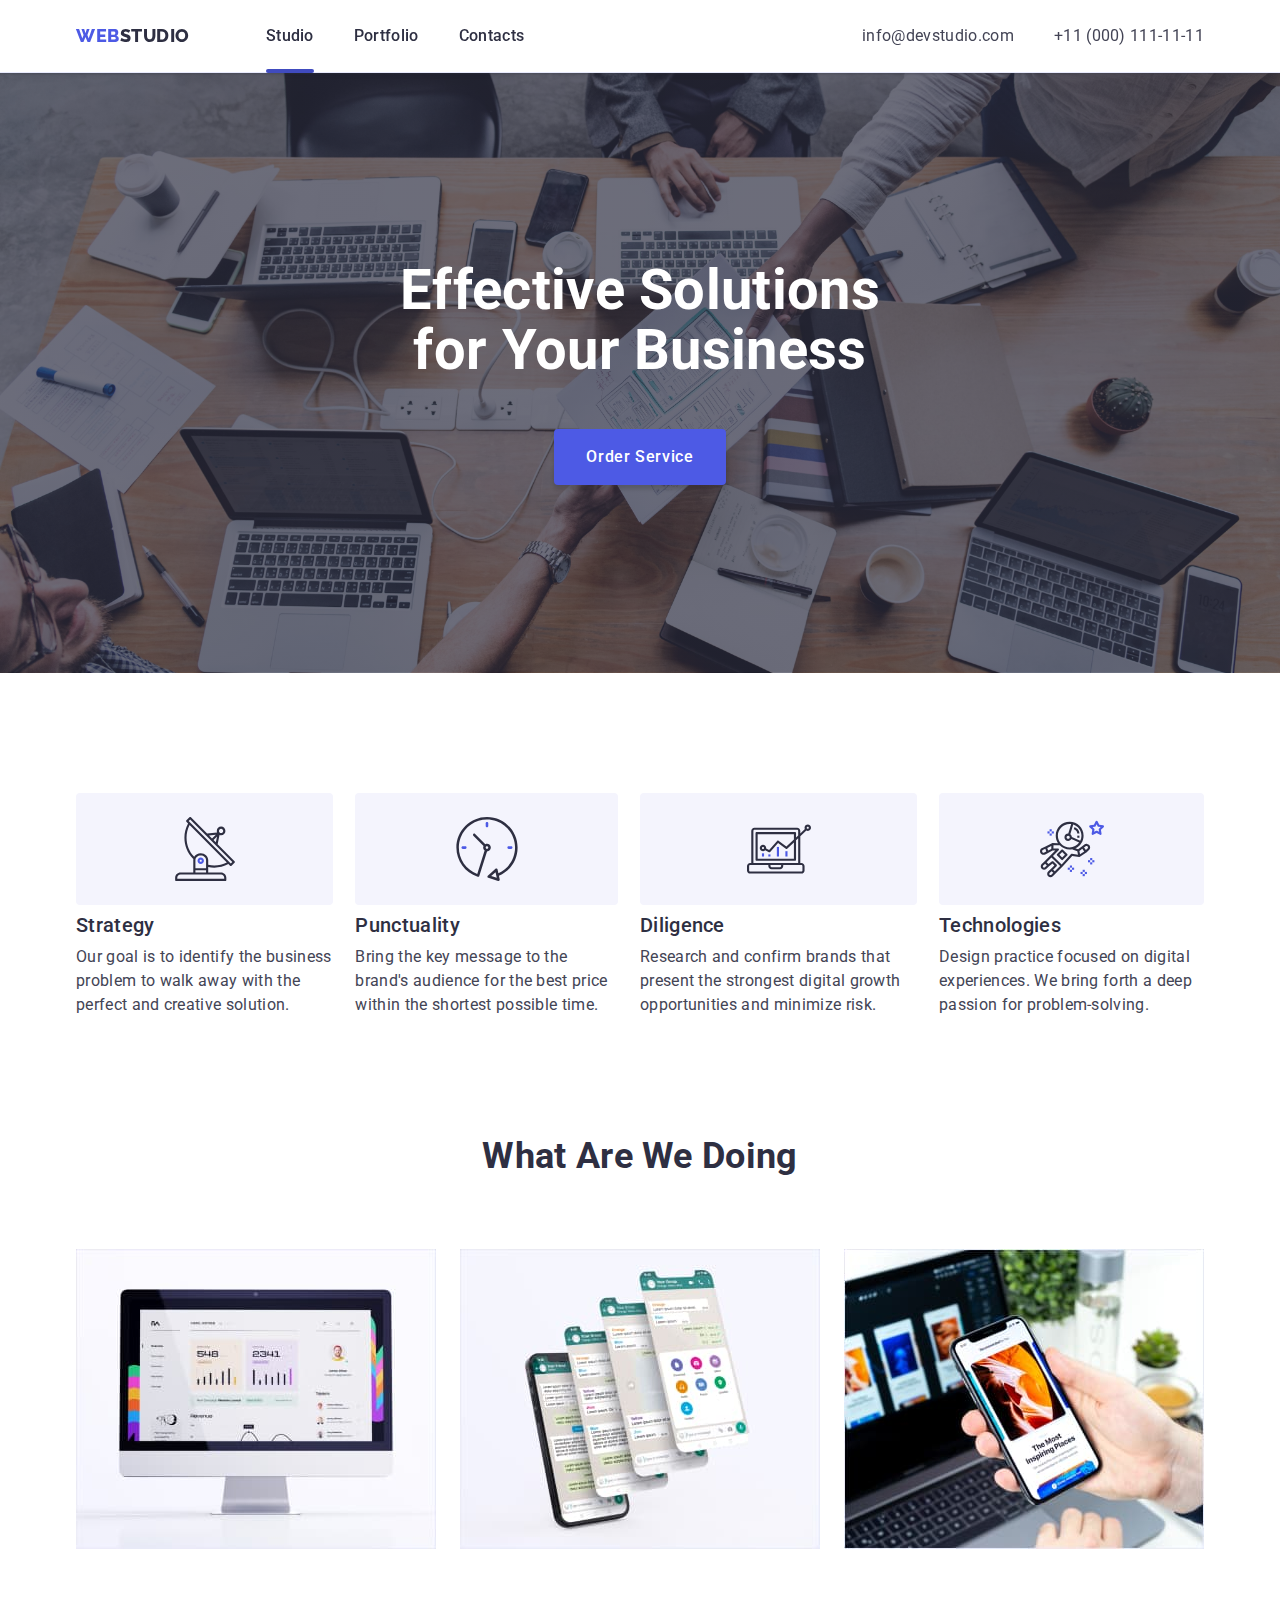
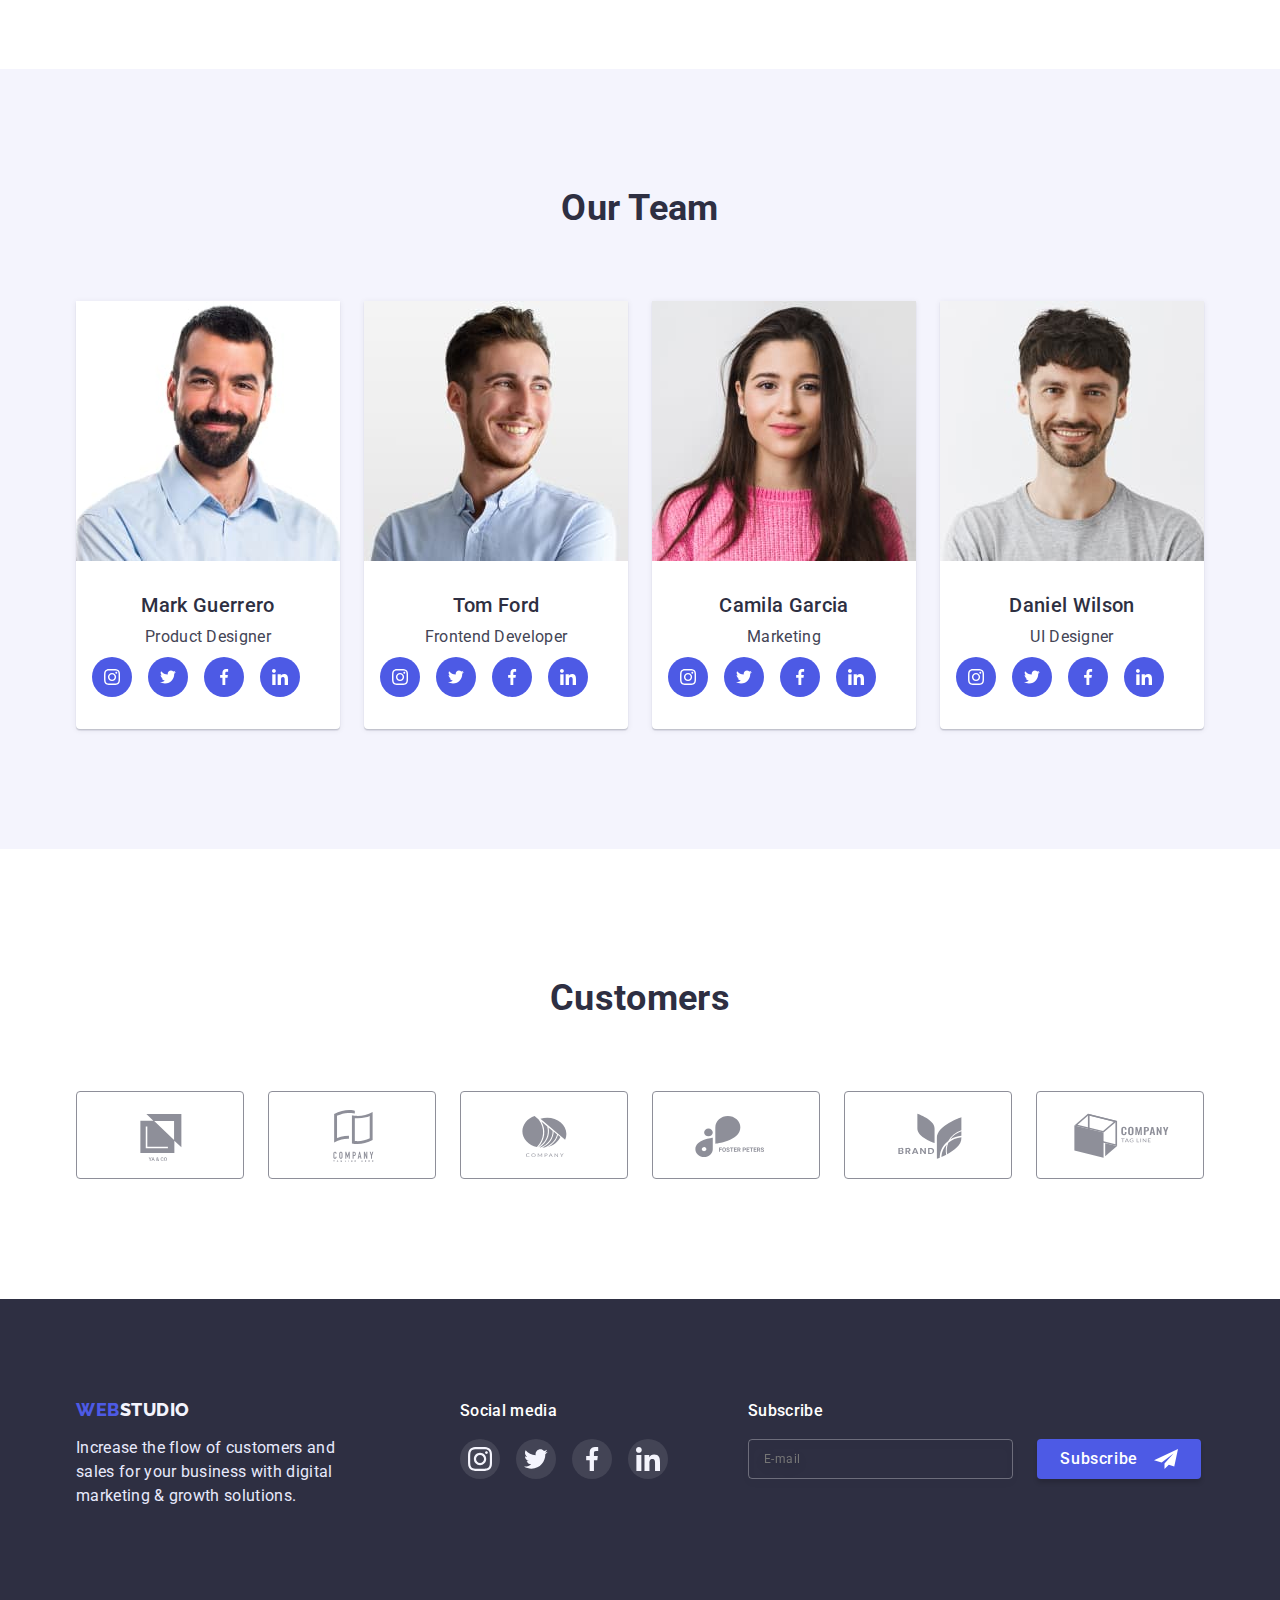
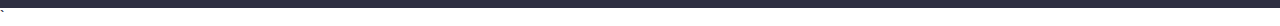
<file: index.html>
<!DOCTYPE html>
<html lang="en">
  <head>
    <meta charset="UTF-8" />
    <meta http-equiv="X-UA-Compatible" content="IE=edge" />
    <meta name="viewport" content="width=device-width, initial-scale=1.0" />
    <meta name="desc-txtription" content="Best Web Studio in Kyiv" />
    <title>Web Studio</title>

    <link
      rel="stylesheet"
      href="https://cdn.jsdelivr.net/npm/modern-normalize@1.1.0/modern-normalize.min.css"
    />
    <link rel="preconnect" href="https://fonts.googleapis.com" />
    <link rel="preconnect" href="https://fonts.gstatic.com" crossorigin />
    <link
      href="https://fonts.googleapis.com/css2?family=Raleway:wght@800&family=Roboto:wght@400;500;700&display=swap"
      rel="stylesheet"
    />

    <link rel="stylesheet" href="./css/style.css" />
  </head>

  <body>
    <header class="header section-header">
      <div class="container header-container">
        <nav class="header-nav">
          <a href="./index.html" class="logo-link link"
            ><span class="logo-color">Web</span>Studio</a
          >
          <ul class="nav-list list">
            <li class="nav-list-item">
              <a href="./index.html" class="nav-link link current">Studio</a>
            </li>
            <li class="nav-list-item">
              <a href="./portfolio.html" class="nav-link link">Portfolio</a>
            </li>
            <li class="nav-list-item">
              <a href="#contact" class="nav-link link">Contacts</a>
            </li>
          </ul>
        </nav>

        <address class="contact">
          <ul class="contact-list list">
            <li>
              <a href="mailto:info@devstudio.com" class="contact-link link"
                >info@devstudio.com</a
              >
            </li>
            <li>
              <a href="tel:+11(000)1111111" class="contact-link link"
                >+11 (000) 111-11-11</a
              >
            </li>
          </ul>
        </address>
      </div>
    </header>

    <main>
      <!-- Hero -->
      <section class="hero section-hero">
        <div class="container">
          <h1 class="hero-title">Effective Solutions for Your Business</h1>
          <button class="hero-btn btn" type="button" data-modal-open>
            Order Service
          </button>
        </div>
      </section>

      <!--  Advantags  -->
      <section class="advantags section-advantags">
        <div class="container">
          <h2 class="advantags-caption visually-hidden">Our advantags</h2>
          <ul class="advantags-list list">
            <li class="advantags-item">
              <div class="advantags-icon-container">
                <svg class="icon" width="64" height="64">
                  <use href="./images/icons.svg#icon-antenna"></use>
                </svg>
              </div>
              <h3 class="advantags-title title-txt">Strategy</h3>
              <p class="advantags-disc desc-txt">
                Our goal is to identify the business problem to walk away with
                the perfect and creative solution.
              </p>
            </li>
            <li class="advantags-item">
              <div class="advantags-icon-container">
                <svg class="icon" width="64" height="64">
                  <use href="./images/icons.svg#icon-clock"></use>
                </svg>
              </div>
              <h3 class="advantags-title title-txt">Punctuality</h3>
              <p class="advantags-disc desc-txt">
                Bring the key message to the brand's audience for the best price
                within the shortest possible time.
              </p>
            </li>
            <li class="advantags-item">
              <div class="advantags-icon-container">
                <svg class="icon" width="64" height="64">
                  <use href="./images/icons.svg#icon-diagram"></use>
                </svg>
              </div>
              <h3 class="advantags-title title-txt">Diligence</h3>
              <p class="advantags-disc desc-txt">
                Research and confirm brands that present the strongest digital
                growth opportunities and minimize risk.
              </p>
            </li>
            <li class="advantags-item">
              <div class="advantags-icon-container">
                <svg class="icon" width="64" height="64">
                  <use href="./images/icons.svg#icon-astronaut"></use>
                </svg>
              </div>
              <h3 class="advantags-title title-txt">Technologies</h3>
              <p class="advantags-disc desc-txt">
                Design practice focused on digital experiences. We bring forth a
                deep passion for problem-solving.
              </p>
            </li>
          </ul>
        </div>
      </section>

      <!-- Product -->
      <section class="product section-product">
        <div class="container">
          <h2 class="product-title">What are we doing</h2>
          <ul class="product-list list card-set">
            <li class="product-item items-set">
              <img
                src="./images/what-are-we-doing/pc.jpg"
                alt="PC"
                width="360"
                height="300"
              />
            </li>
            <li class="product-item items-set">
              <img
                src="./images/what-are-we-doing/phones.jpg"
                alt="A lot of phones"
                width="360"
                height="300"
              />
            </li>
            <li class="product-item items-set">
              <img
                src="./images/what-are-we-doing/phone.jpg"
                alt="Phone"
                width="360"
                height="300"
              />
            </li>
          </ul>
        </div>
      </section>

      <!-- Our Team -->
      <section class="team section-team">
        <div class="container">
          <h2 class="team-title">Our Team</h2>
          <ul class="team-list list card-set">
            <li class="team-item items-set">
              <img
                class="team-img"
                src="./images/our-team/mark-guerrero.jpg"
                alt="Mark Guerrero"
                width="264"
                height="260"
              />
              <div class="team-item-footer">
                <h3 class="team-name title-txt center-txt">Mark Guerrero</h3>
                <p class="team-position desc-txt center-txt">
                  Product Designer
                </p>
                <ul class="list list-social-media">
                  <li class="item-social-media">
                    <a
                      class="link-social-media link"
                      href=""
                      aria-label="Instagram"
                    >
                      <svg class="" width="16" height="16">
                        <use href="./images/icons.svg#icon-instagram"></use>
                      </svg>
                    </a>
                  </li>
                  <li class="item-social-media">
                    <a
                      class="link-social-media link"
                      href=""
                      aria-label="Twiter"
                    >
                      <svg class="" width="16" height="16">
                        <use href="./images/icons.svg#icon-twiter"></use>
                      </svg>
                    </a>
                  </li>
                  <li class="item-social-media">
                    <a
                      class="link-social-media link"
                      href=""
                      aria-label="Facebook"
                    >
                      <svg class="" width="16" height="16">
                        <use href="./images/icons.svg#icon-facebook"></use>
                      </svg>
                    </a>
                  </li>
                  <li class="item-social-media">
                    <a
                      class="link-social-media link"
                      href=""
                      aria-label="Linkedin"
                    >
                      <svg class="" width="16" height="16">
                        <use href="./images/icons.svg#icon-linkedin"></use>
                      </svg>
                    </a>
                  </li>
                </ul>
              </div>
            </li>
            <li class="team-item items-set">
              <img
                class="team-img"
                src="./images/our-team/tom-ford.jpg"
                alt="Tom Ford"
                width="264"
                height="260"
              />
              <div class="team-item-footer">
                <h3 class="team-name title-txt center-txt">Tom Ford</h3>
                <p class="team-position desc-txt center-txt">
                  Frontend Developer
                </p>
                <ul class="list list-social-media">
                  <li class="item-social-media">
                    <a
                      class="link-social-media link"
                      href=""
                      aria-label="Instagram"
                    >
                      <svg class="" width="16" height="16">
                        <use href="./images/icons.svg#icon-instagram"></use>
                      </svg>
                    </a>
                  </li>
                  <li class="item-social-media">
                    <a
                      class="link-social-media link"
                      href=""
                      aria-label="Twiter"
                    >
                      <svg class="" width="16" height="16">
                        <use href="./images/icons.svg#icon-twiter"></use>
                      </svg>
                    </a>
                  </li>
                  <li class="item-social-media">
                    <a
                      class="link-social-media link"
                      href=""
                      aria-label="Facebook"
                    >
                      <svg class="" width="16" height="16">
                        <use href="./images/icons.svg#icon-facebook"></use>
                      </svg>
                    </a>
                  </li>
                  <li class="item-social-media">
                    <a
                      class="link-social-media link"
                      href=""
                      aria-label="Linkedin"
                    >
                      <svg class="" width="16" height="16">
                        <use href="./images/icons.svg#icon-linkedin"></use>
                      </svg>
                    </a>
                  </li>
                </ul>
              </div>
            </li>
            <li class="team-item items-set">
              <img
                class="team-img"
                src="./images/our-team/camila-garcia.jpg"
                alt="Camila Garcia"
                width="264"
                height="260"
              />
              <div class="team-item-footer">
                <h3 class="team-name title-txt center-txt">Camila Garcia</h3>
                <p class="team-position desc-txt center-txt">Marketing</p>
                <ul class="list list-social-media">
                  <li class="item-social-media">
                    <a
                      class="link-social-media link"
                      href=""
                      aria-label="Instagram"
                    >
                      <svg class="" width="16" height="16">
                        <use href="./images/icons.svg#icon-instagram"></use>
                      </svg>
                    </a>
                  </li>
                  <li class="item-social-media">
                    <a
                      class="link-social-media link"
                      href=""
                      aria-label="Twiter"
                    >
                      <svg class="" width="16" height="16">
                        <use href="./images/icons.svg#icon-twiter"></use>
                      </svg>
                    </a>
                  </li>
                  <li class="item-social-media">
                    <a
                      class="link-social-media link"
                      href=""
                      aria-label="Facebook"
                    >
                      <svg class="" width="16" height="16">
                        <use href="./images/icons.svg#icon-facebook"></use>
                      </svg>
                    </a>
                  </li>
                  <li class="item-social-media">
                    <a
                      class="link-social-media link"
                      href=""
                      aria-label="Linkedin"
                    >
                      <svg class="" width="16" height="16">
                        <use href="./images/icons.svg#icon-linkedin"></use>
                      </svg>
                    </a>
                  </li>
                </ul>
              </div>
            </li>
            <li class="team-item items-set">
              <img
                class="team-img"
                src="./images/our-team/daniel-wilson.jpg"
                alt="Daniel Wilson"
                width="264"
                height="260"
              />
              <div class="team-item-footer">
                <h3 class="team-name title-txt center-txt">Daniel Wilson</h3>
                <p class="team-position desc-txt center-txt">UI Designer</p>
                <ul class="list list-social-media">
                  <li class="item-social-media">
                    <a
                      class="link-social-media link"
                      href=""
                      aria-label="Instagram"
                    >
                      <svg class="" width="16" height="16">
                        <use href="./images/icons.svg#icon-instagram"></use>
                      </svg>
                    </a>
                  </li>
                  <li class="item-social-media">
                    <a
                      class="link-social-media link"
                      href=""
                      aria-label="Twiter"
                    >
                      <svg class="" width="16" height="16">
                        <use href="./images/icons.svg#icon-twiter"></use>
                      </svg>
                    </a>
                  </li>
                  <li class="item-social-media">
                    <a
                      class="link-social-media link"
                      href=""
                      aria-label="Facebook"
                    >
                      <svg class="" width="16" height="16">
                        <use href="./images/icons.svg#icon-facebook"></use>
                      </svg>
                    </a>
                  </li>
                  <li class="item-social-media">
                    <a
                      class="link-social-media link"
                      href=""
                      aria-label="Linkedin"
                    >
                      <svg class="" width="16" height="16">
                        <use href="./images/icons.svg#icon-linkedin"></use>
                      </svg>
                    </a>
                  </li>
                </ul>
              </div>
            </li>
          </ul>
        </div>
      </section>

      <!-- Customers -->
      <section class="section-customers">
        <div class="container">
          <h2 class="customers-title">Customers</h2>

          <ul class="customers-list list card-set">
            <li class="item-customers items-set">
              <a class="link link-customers" href="" aria-label="Company 0"
                ><svg class="icon icon-customers" width="104" height="56">
                  <use href="./images/icons.svg#icon-Logo-0"></use></svg
              ></a>
            </li>
            <li class="item-customers items-set">
              <a class="link link-customers" href="" aria-label="Company 1"
                ><svg class="icon icon-customers" width="104" height="56">
                  <use href="./images/icons.svg#icon-Logo-1"></use></svg
              ></a>
            </li>
            <li class="item-customers items-set">
              <a class="link link-customers" href="" aria-label="Company 2"
                ><svg class="icon icon-customers" width="104" height="56">
                  <use href="./images/icons.svg#icon-Logo-2"></use></svg
              ></a>
            </li>
            <li class="item-customers items-set">
              <a class="link link-customers" href="" aria-label="Company 3"
                ><svg class="icon icon-customers" width="104" height="56">
                  <use href="./images/icons.svg#icon-Logo-3"></use></svg
              ></a>
            </li>
            <li class="item-customers items-set">
              <a class="link link-customers" href="" aria-label="Company 4"
                ><svg class="icon icon-customers" width="104" height="56">
                  <use href="./images/icons.svg#icon-Logo-4"></use></svg
              ></a>
            </li>
            <li class="item-customers items-set">
              <a class="link link-customers" href="" aria-label="Company 5"
                ><svg class="icon icon-customers" width="104" height="56">
                  <use href="./images/icons.svg#icon-Logo-5"></use></svg
              ></a>
            </li>
          </ul>
        </div>
      </section>
    </main>

    <!-- Підвал -->
    <footer id="contact" class="footer section-footer">
      <div class="container">
        <div class="footer-container">
          <div class="footer-logo">
            <a href="./index.html" class="logo-link link second footer"
              ><span class="logo-color">Web</span>Studio</a
            >
            <p class="footer-desc desc-txt">
              Increase the flow of customers and sales for your business with
              digital marketing & growth solutions.
            </p>
          </div>

          <div class="footer-social-media">
            <h2 class="social-title">Social media</h2>
            <ul class="list list-social-media">
              <li class="item-social-media">
                <a
                  class="link-social-media link footer"
                  href=""
                  aria-label="Instagram"
                >
                  <svg class="" width="24" height="24">
                    <use href="./images/icons.svg#icon-instagram"></use>
                  </svg>
                </a>
              </li>
              <li class="item-social-media">
                <a
                  class="link-social-media link footer"
                  href=""
                  aria-label="Twiter"
                >
                  <svg class="" width="24" height="24">
                    <use href="./images/icons.svg#icon-twiter"></use>
                  </svg>
                </a>
              </li>
              <li class="item-social-media">
                <a
                  class="link-social-media link footer"
                  href=""
                  aria-label="Facebook"
                >
                  <svg class="" width="24" height="24">
                    <use href="./images/icons.svg#icon-facebook"></use>
                  </svg>
                </a>
              </li>
              <li class="item-social-media">
                <a
                  class="link-social-media link footer"
                  href=""
                  aria-label="Linkedin"
                >
                  <svg class="" width="24" height="24">
                    <use href="./images/icons.svg#icon-linkedin"></use>
                  </svg>
                </a>
              </li>
            </ul>
          </div>

          <div class="footer-subscribe">
            <strong class="footer-subscribe-title">Subscribe</strong>
            <form action="#" class="subscribe-form" name="user_subscribe">
              <input
                type="email"
                class="footer_input"
                name="subscribe_user_email"
                placeholder="E-mail"
                required
              />
              <button type="submit" class="footer_submit btn hero-btn">
                Subscribe
                <svg class="icon-subscribe" width="24" height="24">
                  <use href="./images/icons.svg#icon-sub"></use>
                </svg>
              </button>
            </form>
          </div>
        </div>
      </div>
    </footer>

    <!-- Модальне Вікно -->
    <div class="backdrop is-hidden" data-modal>
      <div class="modal">
        <button type="button" class="btn btn-modal-close" data-modal-close>
          <svg class="icon-modal" width="8" height="8">
            <use href="./images/icons.svg#icon-close"></use>
          </svg>
        </button>

        <form action="#" class="modal-form" autocomplete="on">
          <strong class="modal-title"
            >Leave your contacts and we will call you back</strong
          >
          <label class="group-field">
            <span class="modal-lable">Name</span>
            <span class="input-wrapper">
              <input
                type="text"
                class="modal-input"
                name="modal-user-name"
                required
              />
              <svg class="modal-form-icon" width="18" height="24">
                <use href="./images/icons.svg#icon-person"></use>
              </svg>
            </span>
          </label>

          <label class="group-field">
            <span class="modal-lable">Phone</span>
            <span class="input-wrapper">
              <input
                type="tel"
                class="modal-input"
                name="modal-user-phone"
                required
              />
              <svg class="modal-form-icon" width="18" height="24">
                <use href="./images/icons.svg#icon-phone"></use>
              </svg>
            </span>
          </label>

          <label class="group-field">
            <span class="modal-lable">Email</span>
            <span class="input-wrapper">
              <input
                type="text"
                class="modal-input"
                name="modal-user-email"
                required
              />
              <svg class="modal-form-icon" width="18" height="24">
                <use href="./images/icons.svg#icon-email"></use>
              </svg>
            </span>
          </label>

          <label class="massage-field">
            <span class="modal-lable">Comment</span>
            <textarea
              class="massage-input modal-input"
              name="massage-input"
              placeholder="Text input"
            ></textarea>
          </label>

          <label class="policy-field">
            <input
              class="input-policy visually-hidden"
              name="policy-input"
              type="checkbox"
              required
            />
            <span class="policy-icon-wrapper"
              ><svg class="policy-icon" width="10" height="8">
                <use href="./images/icons.svg#icon-okey"></use>
              </svg>
            </span>
            <span class="policy-text">
              I accept the terms and conditions of the&nbsp;
              <a class="policy-link" href="#">Privacy Policy</a></span
            >
          </label>

          <button class="btn modal-btn hero-btn" type="submit">Send</button>
        </form>
      </div>
    </div>
    `

    <script src="./js/modal.js"></script>
    <script src="./js/header.js"></script>
  </body>
</html>
</file>
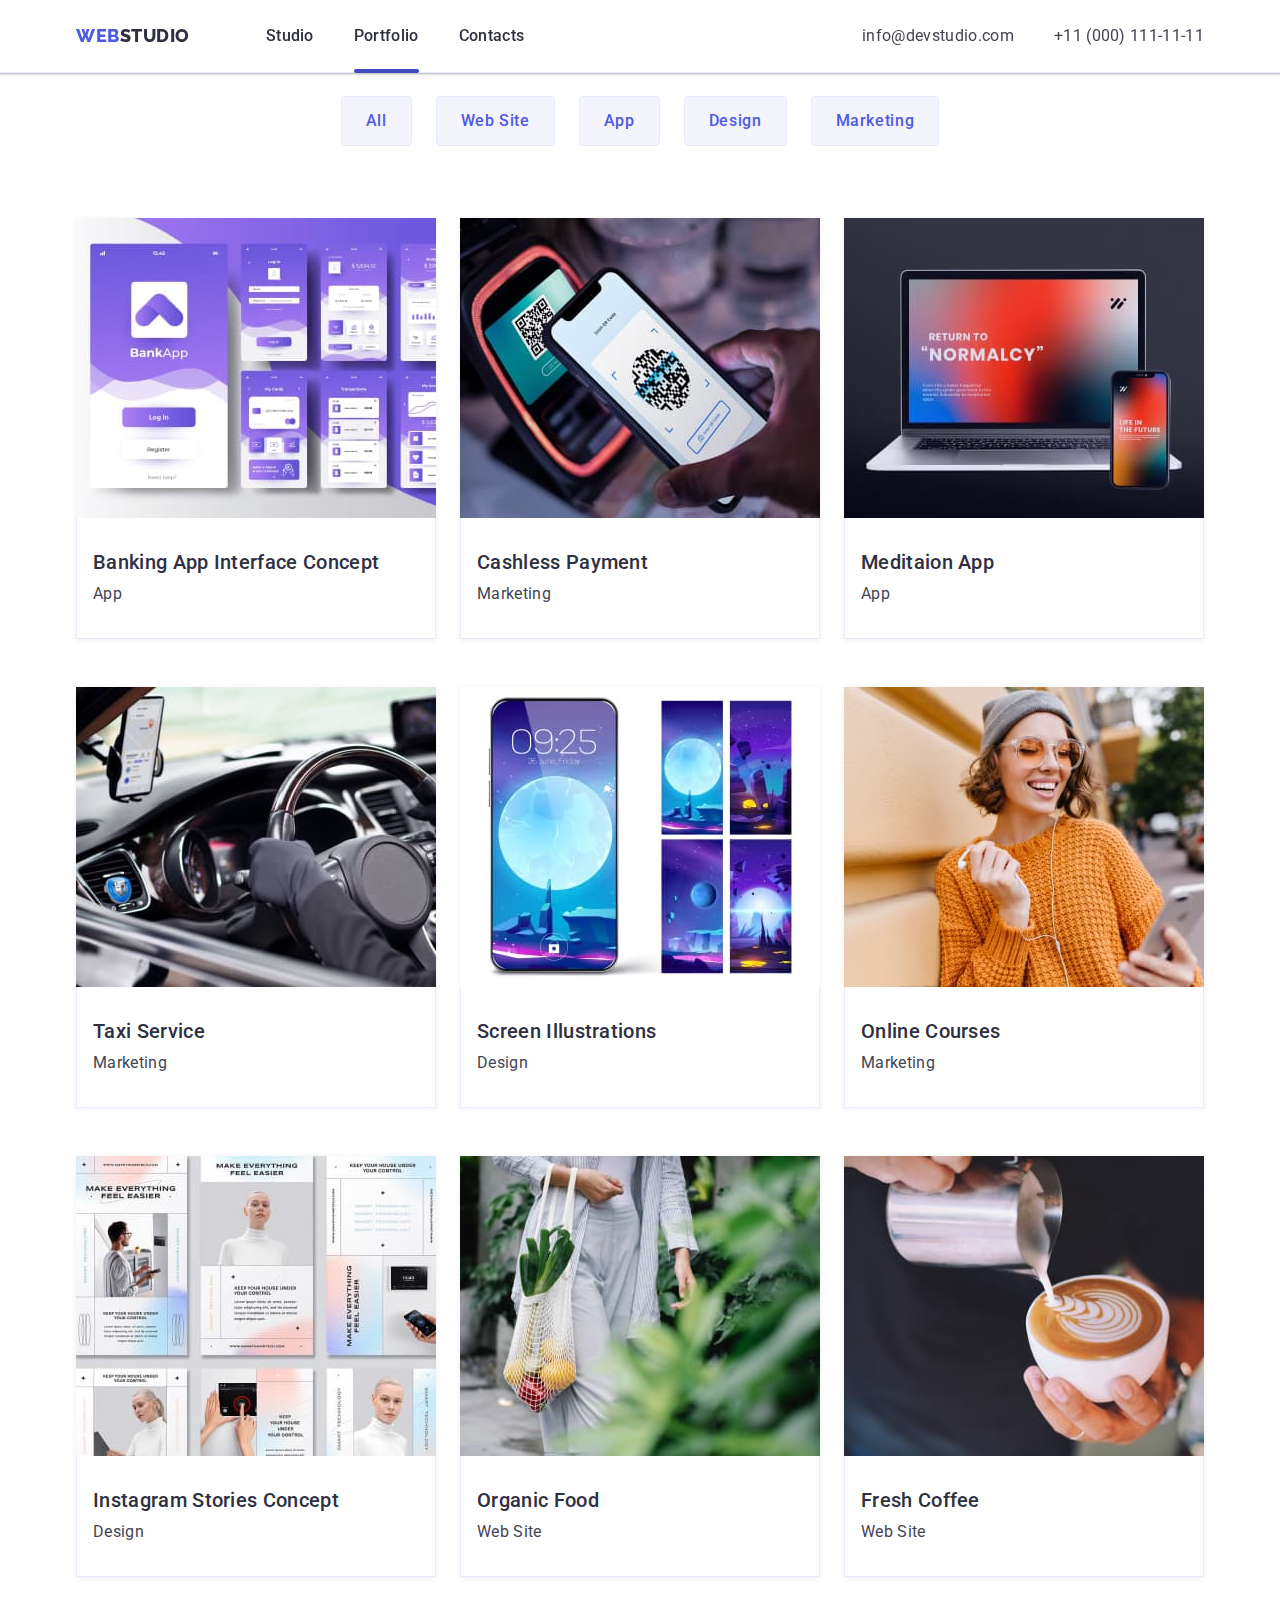
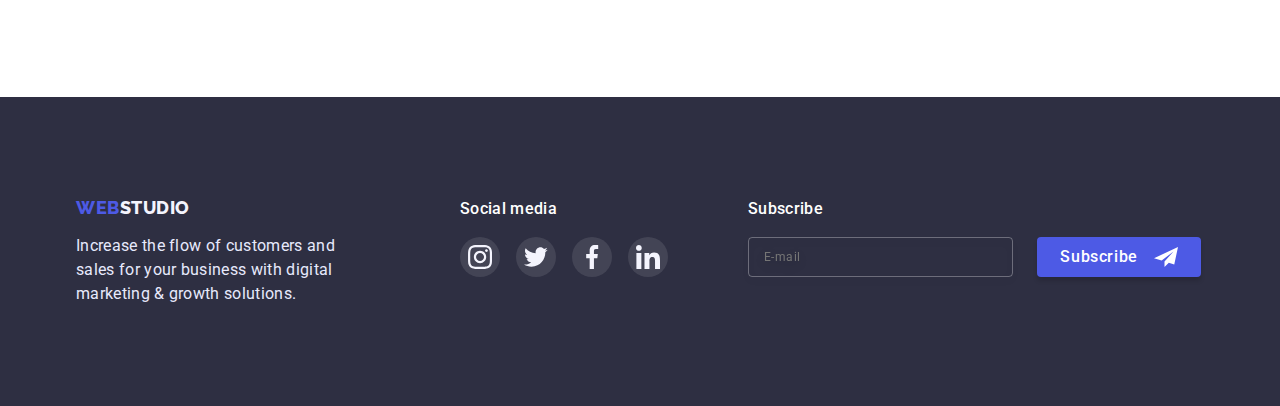
<file: portfolio.html>
<!DOCTYPE html>
<html lang="en">
  <head>
    <meta charset="UTF-8" />
    <meta http-equiv="X-UA-Compatible" content="IE=edge" />
    <meta name="viewport" content="width=device-width, initial-scale=1.0" />
    <meta name="desc-txtription" content="Best Web Studio in Kyiv" />
    <title>Web Studio Portfolio</title>
    <link
      rel="stylesheet"
      href="https://cdn.jsdelivr.net/npm/modern-normalize@1.1.0/modern-normalize.min.css"
    />
    <link rel="preconnect" href="https://fonts.googleapis.com" />
    <link rel="preconnect" href="https://fonts.gstatic.com" crossorigin />
    <link
      href="https://fonts.googleapis.com/css2?family=Raleway:wght@800&family=Roboto:wght@400;500;700&display=swap"
      rel="stylesheet"
    />

    <link rel="stylesheet" href="./css/style.css" />
  </head>

  <body>
    <header class="header section-header">
      <div class="container header-container">
        <nav class="header-nav">
          <a href="./index.html" class="logo-link link"
            ><span class="logo-color">Web</span>Studio</a
          >
          <ul class="nav-list list">
            <li>
              <a href="./index.html" class="nav-link link">Studio</a>
            </li>
            <li>
              <a href="./portfolio.html" class="nav-link link current"
                >Portfolio</a
              >
            </li>
            <li>
              <a href="#contact" class="nav-link link">Contacts</a>
            </li>
          </ul>
        </nav>

        <address class="contact">
          <ul class="contact-list list">
            <li>
              <a href="mailto:info@devstudio.com" class="contact-link link"
                >info@devstudio.com</a
              >
            </li>
            <li>
              <a href="tel:+11(000)1111111" class="contact-link link"
                >+11 (000) 111-11-11</a
              >
            </li>
          </ul>
        </address>
      </div>
    </header>

    <main>
      <section class="section-portfolio-hero">
        <div class="container">
          <h1 class="visually-hidden">Our successful projects</h1>
          <ul class="control-list list">
            <li><button type="button" class="btn filter">All</button></li>
            <li><button type="button" class="btn filter">Web Site</button></li>
            <li><button type="button" class="btn filter">App</button></li>
            <li><button type="button" class="btn filter">Design</button></li>
            <li><button type="button" class="btn filter">Marketing</button></li>
          </ul>

          <ul class="list card-set portfolio-list">
            <li class="items-set portfolio-item">
              <a href="" class="link">
                <div class="img-box">
                  <img
                    src="./images/portfolio/ap_banking.jpg"
                    alt="Banking App Interface Concept"
                    height="300"
                    width="360"
                  />
                  <div class="card-overlay">
                    <p>
                      14 Stylish and User-Friendly App Design Concepts · Task
                      Manager App · Calorie Tracker App · Exotic Fruit Ecommerce
                      App · Cloud Storage App
                    </p>
                  </div>
                </div>
                <div class="portfolio-footer-card">
                  <h2 class="title-txt">Banking App Interface Concept</h2>
                  <p class="desc-txt">App</p>
                </div>
              </a>
            </li>
            <li class="items-set portfolio-item">
              <a href="" class="link">
                <div class="img-box">
                  <img
                    src="./images/portfolio/marketing_payment.jpg"
                    alt="Cashless Payment"
                    height="300"
                    width="360"
                  />
                  <div class="card-overlay">
                    <p>
                      14 Stylish and User-Friendly App Design Concepts · Task
                      Manager App · Calorie Tracker App · Exotic Fruit Ecommerce
                      App · Cloud Storage App
                    </p>
                  </div>
                </div>
                <div class="portfolio-footer-card">
                  <h2 class="title-txt">Cashless Payment</h2>
                  <p class="desc-txt">Marketing</p>
                </div>
              </a>
            </li>
            <li class="items-set portfolio-item">
              <a href="" class="link">
                <div class="img-box">
                  <img
                    src="./images/portfolio/app_meditaion.jpg"
                    alt="Meditaion App"
                    height="300"
                    width="360"
                  />
                  <div class="card-overlay">
                    <p>
                      14 Stylish and User-Friendly App Design Concepts · Task
                      Manager App · Calorie Tracker App · Exotic Fruit Ecommerce
                      App · Cloud Storage App
                    </p>
                  </div>
                </div>
                <div class="portfolio-footer-card">
                  <h2 class="title-txt">Meditaion App</h2>
                  <p class="desc-txt">App</p>
                </div>
              </a>
            </li>
            <li class="items-set portfolio-item">
              <a href="" class="link">
                <div class="img-box">
                  <img
                    src="./images/portfolio/marketing_taxi.jpg"
                    alt="Taxi Service"
                    height="300"
                    width="360"
                  />
                  <div class="card-overlay">
                    <p>
                      14 Stylish and User-Friendly App Design Concepts · Task
                      Manager App · Calorie Tracker App · Exotic Fruit Ecommerce
                      App · Cloud Storage App
                    </p>
                  </div>
                </div>
                <div class="portfolio-footer-card">
                  <h2 class="title-txt">Taxi Service</h2>
                  <p class="desc-txt">Marketing</p>
                </div>
              </a>
            </li>
            <li class="items-set portfolio-item">
              <a href="" class="link">
                <div class="img-box">
                  <img
                    src="./images/portfolio/design_screen_illustrations.jpg"
                    alt="Screen Illustrations"
                    height="300"
                    width="360"
                  />
                  <div class="card-overlay">
                    <p>
                      14 Stylish and User-Friendly App Design Concepts · Task
                      Manager App · Calorie Tracker App · Exotic Fruit Ecommerce
                      App · Cloud Storage App
                    </p>
                  </div>
                </div>
                <div class="portfolio-footer-card">
                  <h2 class="title-txt">Screen Illustrations</h2>
                  <p class="desc-txt">Design</p>
                </div>
              </a>
            </li>
            <li class="items-set portfolio-item">
              <a href="" class="link">
                <div class="img-box">
                  <img
                    src="./images/portfolio/marketing_online_courses.jpg"
                    alt="Online Courses"
                    height="300"
                    width="360"
                  />
                  <div class="card-overlay">
                    <p>
                      14 Stylish and User-Friendly App Design Concepts · Task
                      Manager App · Calorie Tracker App · Exotic Fruit Ecommerce
                      App · Cloud Storage App
                    </p>
                  </div>
                </div>
                <div class="portfolio-footer-card">
                  <h2 class="title-txt">Online Courses</h2>
                  <p class="desc-txt">Marketing</p>
                </div>
              </a>
            </li>
            <li class="items-set portfolio-item">
              <a href="" class="link">
                <div class="img-box">
                  <img
                    src="./images/portfolio/design_instagram.jpg"
                    alt="Instagram Stories Concept"
                    height="300"
                    width="360"
                  />
                  <div class="card-overlay">
                    <p>
                      14 Stylish and User-Friendly App Design Concepts · Task
                      Manager App · Calorie Tracker App · Exotic Fruit Ecommerce
                      App · Cloud Storage App
                    </p>
                  </div>
                </div>
                <div class="portfolio-footer-card">
                  <h2 class="title-txt">Instagram Stories Concept</h2>
                  <p class="desc-txt">Design</p>
                </div>
              </a>
            </li>
            <li class="items-set portfolio-item">
              <a href="" class="link">
                <div class="img-box">
                  <img
                    src="./images/portfolio/web_site_organic_food.jpg"
                    alt="Organic Food"
                    height="300"
                    width="360"
                  />
                  <div class="card-overlay">
                    <p>
                      14 Stylish and User-Friendly App Design Concepts · Task
                      Manager App · Calorie Tracker App · Exotic Fruit Ecommerce
                      App · Cloud Storage App
                    </p>
                  </div>
                </div>
                <div class="portfolio-footer-card">
                  <h2 class="title-txt">Organic Food</h2>
                  <p class="desc-txt">Web Site</p>
                </div>
              </a>
            </li>
            <li class="items-set portfolio-item">
              <a href="" class="link">
                <div class="img-box">
                  <img
                    src="./images/portfolio/web_site_coffe.jpg"
                    alt="Fresh Coffee"
                    height="300"
                    width="360"
                  />
                  <div class="card-overlay">
                    <p>
                      14 Stylish and User-Friendly App Design Concepts · Task
                      Manager App · Calorie Tracker App · Exotic Fruit Ecommerce
                      App · Cloud Storage App
                    </p>
                  </div>
                </div>
                <div class="portfolio-footer-card">
                  <h2 class="title-txt">Fresh Coffee</h2>
                  <p class="desc-txt">Web Site</p>
                </div>
              </a>
            </li>
          </ul>
        </div>
      </section>
    </main>

    <!-- Підвал -->
    <footer id="contact" class="footer section-footer">
      <div class="container">
        <div class="footer-container">
          <div class="footer-logo">
            <a href="./index.html" class="logo-link link second footer"
              ><span class="logo-color">Web</span>Studio</a
            >
            <p class="footer-desc desc-txt">
              Increase the flow of customers and sales for your business with
              digital marketing & growth solutions.
            </p>
          </div>

          <div class="footer-social-media">
            <h2 class="social-title">Social media</h2>
            <ul class="list list-social-media">
              <li class="item-social-media">
                <a
                  class="link-social-media link footer"
                  href=""
                  aria-label="Instagram"
                >
                  <svg class="" width="24" height="24">
                    <use href="./images/icons.svg#icon-instagram"></use>
                  </svg>
                </a>
              </li>
              <li class="item-social-media">
                <a
                  class="link-social-media link footer"
                  href=""
                  aria-label="Twiter"
                >
                  <svg class="" width="24" height="24">
                    <use href="./images/icons.svg#icon-twiter"></use>
                  </svg>
                </a>
              </li>
              <li class="item-social-media">
                <a
                  class="link-social-media link footer"
                  href=""
                  aria-label="Facebook"
                >
                  <svg class="" width="24" height="24">
                    <use href="./images/icons.svg#icon-facebook"></use>
                  </svg>
                </a>
              </li>
              <li class="item-social-media">
                <a
                  class="link-social-media link footer"
                  href=""
                  aria-label="Linkedin"
                >
                  <svg class="" width="24" height="24">
                    <use href="./images/icons.svg#icon-linkedin"></use>
                  </svg>
                </a>
              </li>
            </ul>
          </div>

          <div class="footer-subscribe">
            <strong class="footer-subscribe-title">Subscribe</strong>
            <form class="subscribe-form" name="user_subscribe">
              <input
                type="email"
                class="footer_input"
                name="user_email_subscribe"
                placeholder="E-mail"
                required
              />
              <button type="submit" class="footer_submit btn hero-btn">
                Subscribe
                <svg class="icon-subscribe" width="24" height="24">
                  <use href="./images/icons.svg#icon-sub"></use>
                </svg>
              </button>
            </form>
          </div>
        </div>
      </div>
    </footer>
  </body>
</html>
</file>
<file: css/style.css>
:root {
  /*  TXT color */
  --primary-txt-cl: #2e2f42;
  --secondary-txt-cl: #434455;
  --light-txt-cl: #ffffff;
  --pressed-txt-cl: #404bbf;
  --footer-txt-cl: #e7e9fc;
  --btn-filter-txt-cl: #4d5ae5;
  --footer-input: rgba(255, 255, 255, 0.6);

  /* Logo color */
  --logo-darck-cl: #4d5ae5;
  --logo-light-cl: #f4f4fd;

  /* Colors bg */
  --primary-bg-cl: #ffffff;
  --secondary-bg-cl: #2e2f42;
  --grey-light-bg-cl: #f4f4fd;
  --pressed-bg-cl: #404bbf;
  --btn-cl: #4d5ae5;
  --icon-border-cl: #8e8f99;
  --icon-grey: rgba(255, 255, 255, 0.1);
  --icon-green: #31d0aa;
  --backdrop-gb-cl: rgba(46, 47, 66, 0.4);
  --modal-bg-cl: #fcfcfc;
  --modal-input-border-cl: rgba(33, 33, 33, 0.2);
  --modal-placeholder-txt-cl: rgba(117, 117, 117, 0.5);
  --modal-policy-txt-cl: #757575;

  /* Fonts */
  --primary-font: Roboto, sans-serif;
  --secondary-font: Raleway, sans-serif;

  /* Card SET */
  --ident: 24px;
  --items: 3;

  /* Other */
  --trans-set: 250ms cubic-bezier(0.4, 0, 0.2, 1);
}
/*************** Загальні стилі ****************/
/* RESET */
h1,
h2,
h3,
h4,
p,
ul,
li {
  margin: 0;
  padding: 0;
}
body {
  font-family: var(--primary-font);
  letter-spacing: 0.02em;
  font-size: 16px;
  color: var(--primary-txt-cl);
  background-color: var(--primary-bg-cl);
}

img {
  display: block;
  max-width: 100%;
  height: auto;
}

.link {
  text-decoration: none;
  cursor: pointer;
}
.list {
  list-style: none;
}

.container {
  max-width: 1158px;
  padding: 0 15px;
  margin: 0 auto;

  /* outline: 1px solid tomato; */
}
/*  Card set */
.card-set {
  display: flex;
  flex-wrap: wrap;
  gap: var(--ident);
}
.items-set {
  flex-basis: calc((100% - var(--ident) * (var(--items) - 1)) / var(--items));
}

.visually-hidden {
  position: absolute;
  width: 1px;
  height: 1px;
  margin: -1px;
  border: 0;
  padding: 0;

  white-space: nowrap;
  clip-path: inset(100%);
  clip: rect(0 0 0 0);
  overflow: hidden;
}

.title-txt {
  font-weight: 500;
  font-size: 20px;
  line-height: 1.2;
}
.desc-txt {
  line-height: 1.5;
  color: var(--secondary-txt-cl);
}
.center-txt {
  text-align: center;
}

.btn {
  font-family: var(--primary-font);
  font-weight: 500;
  font-size: 16px;
  line-height: 1.5;
  align-items: center;
  letter-spacing: 0.04em;

  cursor: pointer;
  border: none;
}

.nav-link.current::after {
  content: '';
  position: absolute;

  bottom: -1px;
  left: 0;
  width: 100%;
  height: 4px;

  border-radius: 2px;
  background-color: var(--pressed-txt-cl);
}

/********************** PAGE INDEX ********************/

/*------ header -------*/
.section-header {
  border-bottom: 1px solid var(--footer-txt-cl);
  box-shadow: 0px 2px 1px rgba(46, 47, 66, 0.08),
    0px 1px 1px rgba(46, 47, 66, 0.16), 0px 1px 6px rgba(46, 47, 66, 0.08);

  position: fixed;
  top: 0;
  left: 0;
  width: 100%;
  background-color: var(--primary-bg-cl);
  z-index: 1000;
}
.logo-link {
  font-weight: 800;
  font-size: 18px;
  line-height: 1.33;
  letter-spacing: 0.03em;
  text-transform: uppercase;
  color: var(--primary-txt-cl);
  font-family: var(--secondary-font);
}
.logo-color {
  color: var(--logo-darck-cl);
}
.logo-link.second {
  color: var(--logo-light-cl);
  line-height: calc(21 / 18);
}
.header-nav {
  display: flex;
  align-items: center;
  gap: 76px;
}
.nav-list {
  display: flex;
  align-items: center;
  gap: 40px;
}
.header-container {
  display: flex;
  align-items: center;
  justify-content: space-between;
}
.contact-list {
  display: flex;
  align-items: center;
  gap: 40px;
}

.nav-link {
  position: relative;
  display: block;
  padding-top: 24px;
  padding-bottom: 24px;

  font-weight: 500;
  line-height: 1.5;
  color: var(--primary-txt-cl);

  transition: color var(--trans-set);
}

.contact-link {
  font-style: normal;
  line-height: 1.5;
  color: var(--secondary-txt-cl);

  transition: color var(--trans-set);
}

.nav-link:hover,
.nav-link:focus,
.policy-link:hover,
.policy-link:focus,
.contact-link:hover,
.contact-link:focus {
  color: var(--pressed-txt-cl);
}

/*------------- hero -------------*/
.section-hero {
  padding-top: 188px;
  padding-bottom: 188px;
  max-width: 1440px;
  margin: 0 auto;
  background-color: var(--secondary-bg-cl);
  background-image: linear-gradient(
      rgba(46, 47, 66, 0.7),
      rgba(46, 47, 66, 0.7)
    ),
    url(../images/hero/hero-photo.jpg);
  background-repeat: no-repeat;
  background-position: center;
  background-size: cover;
}
.hero {
  background-color: var(--secondary-bg-cl);
  text-align: center;
}
.hero-title {
  width: 494px;
  margin-left: auto;
  margin-right: auto;
  margin-bottom: 48px;

  font-weight: 700;
  font-size: 56px;
  line-height: 1.07;
  text-align: center;
  color: var(--light-txt-cl);
}

.hero-btn {
  margin-left: auto;
  margin-right: auto;
  padding: 16px 32px;

  box-shadow: 0px 4px 4px rgba(0, 0, 0, 0.15);
  border-radius: 4px;

  color: var(--light-txt-cl);
  background-color: var(--btn-cl);

  transition: background-color var(--trans-set);
}
.hero-btn:hover,
.hero-btn:focus {
  background-color: var(--pressed-bg-cl);
}

/*---------------  ADVANTAGS -----------------*/
.section-advantags {
  padding-top: 120px;
  padding-bottom: 120px;
}

.advantags-icon-container {
  display: flex;
  align-items: center;
  justify-content: center;

  width: 100%;
  height: 112px;
  margin-bottom: 8px;

  border-radius: 4px;
  background-color: var(--grey-light-bg-cl);
}
.advantags-list {
  display: flex;
  gap: 22px;
}

.advantags-title {
  margin-bottom: 8px;
}

/*----------------- Styles for PRODUCT ----------------*/
.section-product {
  padding-bottom: 120px;
}
.product-title,
.customers-title,
.team-title {
  margin: 0 auto 72px;

  font-weight: 700;
  font-size: 36px;
  line-height: 1.11;

  text-align: center;
  text-transform: capitalize;
}

/*------------------- Our Team  ----------------*/
.section-team {
  padding-top: 120px;
  padding-bottom: 120px;
}
.team {
  background-color: var(--grey-light-bg-cl);
}
.team-list {
  --items: 4;
}

.team-item {
  background-color: var(--primary-bg-cl);
  box-shadow: 0px 1px 6px rgba(46, 47, 66, 0.08),
    0px 1px 1px rgba(46, 47, 66, 0.16), 0px 2px 1px rgba(46, 47, 66, 0.08);
  border-radius: 0px 0px 4px 4px;
}
.team-item-footer {
  padding: 32px 16px;
}
.team-name {
  margin-bottom: 8px;
}

.team-position {
  margin-bottom: 8px;
}

/* -------- == SOCIAL MEDIA  SET == ---------- */
.list-social-media {
  display: flex;
  gap: 16px;
}
.item-social-media {
  width: 40px;
  height: 40px;
}

.link-social-media {
  display: flex;
  align-items: center;
  justify-content: center;

  width: 100%;
  height: 100%;

  border-radius: 50%;
  background-color: var(--logo-darck-cl);

  fill: #ffffff;

  transition: background-color var(--trans-set);
}
.link-social-media:focus,
.link-social-media:hover {
  background-color: var(--pressed-bg-cl);
}

/* ------------------ Customers == section == ---------------- */
.section-customers {
  padding-top: 130px;
  padding-bottom: 120px;
}
.customers-list {
  --items: 6;
}
.item-customers {
  height: 88px;
}
.link-customers {
  display: flex;
  justify-content: center;
  align-items: center;

  width: 100%;
  height: 100%;

  border: 1px solid var(--icon-border-cl);
  border-radius: 4px;

  fill: var(--icon-border-cl);
  transition: fill var(--trans-set), border-color var(--trans-set);
}

.link-customers:focus,
.link-customers:hover {
  border-color: var(--pressed-bg-cl);
  fill: var(--pressed-bg-cl);
}

/*----------------- Footer  ---------------------*/
.section-footer {
  padding: 100px 0;
}
.footer {
  background-color: var(--secondary-bg-cl);
}
.logo-link.footer {
  display: inline-block;
  margin-bottom: 16px;
}
.footer-desc {
  color: var(--footer-txt-cl);
  max-width: 264px;
}

.footer-logo {
  margin-right: 120px;
}
.footer-container {
  display: flex;
  align-items: baseline;
  padding-right: 3px;
}
.footer-social-media {
  margin-right: 80px;
}
.social-title,
.footer-subscribe-title {
  display: inline-block;
  margin-bottom: 16px;
  color: var(--light-txt-cl);
  font-weight: 500;
  font-size: 16px;
  line-height: 1.5;
}

.link-social-media.footer {
  fill: var(--logo-light-cl);
  background-color: var(--icon-grey);
}
.link-social-media.footer:focus,
.link-social-media.footer:hover {
  background-color: var(--icon-green);
}
/* **************** footer-subscribe ****************** */
.footer-subscribe {
  flex-grow: 1;
}
.footer-subscribe-title {
}
.subscribe-form {
  display: flex;
  gap: 24px;

  width: 100%;
}
.footer_input {
  flex-grow: 1;

  padding: 7px 15px;
  font-size: 12px;
  line-height: 2;
  letter-spacing: 0.04em;
  color: var(--footer-input);

  border: 1px solid rgba(255, 255, 255, 0.3);
  filter: drop-shadow(0px 4px 4px rgba(0, 0, 0, 0.15));
  border-radius: 4px;

  background-color: transparent;
}

.footer_submit {
  padding: 7px 23px;
  display: flex;
  align-items: center;
}
.icon-subscribe {
  fill: var(--primary-bg-cl);
  margin-left: 16px;
}
/*=============== PORTFOLIO ======================*/

.btn.filter {
  color: var(--btn-filter-txt-cl);
  background-color: var(--grey-light-bg-cl);

  transition: color var(--trans-set), background-color var(--trans-set),
    border-color var(--trans-set), box-shadow var(--trans-set);
}
.btn.filter:hover,
.btn.filter:focus {
  color: var(--light-txt-cl);
  background-color: var(--pressed-bg-cl);
  border-color: transparent;
  box-shadow: 0px 3px 1px rgba(0, 0, 0, 0.1), 0px 2px 1px rgba(0, 0, 0, 0.08),
    0px 2px 2px rgba(0, 0, 0, 0.12);
}

.section-portfolio-hero {
  padding: 96px 0 120px;
}

.control-list {
  display: flex;
  justify-content: center;
  gap: var(--ident);
  margin-bottom: 72px;
}

.control-list .filter {
  padding: 12px 24px;
  border: 1px solid var(--footer-txt-cl);
  border-radius: 4px;
}

.portfolio-footer-card {
  padding: 32px 16px;
  border-left: 1px solid var(--footer-txt-cl);
  border-right: 1px solid var(--footer-txt-cl);
  border-bottom: 1px solid var(--footer-txt-cl);
}
.portfolio-footer-card .title-txt {
  margin-bottom: 8px;
}

.portfolio-item {
  background: var(--primary-bg-cl);
  box-shadow: 0px 1px 6px rgba(46, 47, 66, 0.08);

  transition: box-shadow var(--trans-set);
}

.portfolio-item:focus,
.portfolio-item:hover {
  box-shadow: 0px 1px 6px rgba(46, 47, 66, 0.08),
    0px 1px 1px rgba(46, 47, 66, 0.16), 0px 2px 1px rgba(46, 47, 66, 0.08);
}
.portfolio-item:hover .portfolio-footer-card {
  border-color: var(--grey-light-bg-cl);
}

.portfolio-item:hover .card-overlay {
  transform: translateY(0);
}
.portfolio-item .title-txt {
  color: var(--primary-txt-cl);
}

.card-set.portfolio-list {
  row-gap: 48px;
}
.img-box {
  position: relative;
  overflow: hidden;
}
.card-overlay {
  position: absolute;
  top: 0;
  left: 0;

  width: 100%;
  height: 100%;

  padding: 40px 32px;
  line-height: 1.5;
  color: var(--grey-light-bg-cl);

  background-color: var(--logo-darck-cl);

  transform: translateY(100%);
  transition: transform var(--trans-set);
}

/* ================ Modal ==================== */
.backdrop {
  position: relative;
  position: fixed;
  top: 0;
  bottom: 0;
  right: 0;
  left: 0;

  background-color: var(--backdrop-gb-cl);
  transition: opacity var(--trans-set), visibility var(--trans-set);
}
.modal {
  position: absolute;
  top: 50%;
  left: 50%;

  padding: 72px 24px 24px 24px;
  width: 408px;
  height: 576px;
  border-radius: 4px;
  background-color: var(--modal-bg-cl);
  box-shadow: 0px 1px 1px rgba(0, 0, 0, 0.14), 0px 1px 3px rgba(0, 0, 0, 0.12),
    0px 2px 1px rgba(0, 0, 0, 0.2);

  transform: translate(-50%, -50%);
  transition-delay: 150ms;
  transition: transform var(--trans-set), opacity var(--trans-set);
}
.icon-modal {
}
.btn-modal-close {
  position: absolute;
  top: 24px;
  right: 24px;
  display: flex;
  align-items: center;
  justify-content: center;

  fill: #000000;

  width: 24px;
  height: 24px;
  border-radius: 50%;
  border: 1px solid rgba(0, 0, 0, 0.1);
  background-color: var(--footer-txt-cl);

  transition: background-color var(--trans-set), border-color var(--trans-set),
    fill var(--trans-set);
}

.btn-modal-close:focus,
.btn-modal-close:hover {
  background-color: var(--pressed-txt-cl);
  border-color: transparent;
  fill: var(--light-txt-cl);
}

.backdrop.is-hidden {
  visibility: hidden;
  pointer-events: none;
  opacity: 0;

  transition-delay: 50ms;
}

.backdrop.is-hidden .modal {
  opacity: 0;
  transform: translate(-50%, -80%);
}

/* ********** MODAL - FORM - input ************ */
.modal-title {
  align-self: center;

  font-weight: 500;
  font-size: 16px;
  line-height: 1.5;
  letter-spacing: 0.02em;

  margin-bottom: 16px;
}
.modal-form {
  display: flex;
  flex-direction: column;
}

.group-field {
  width: 100%;
  margin-bottom: 8px;
}

.modal-lable {
  margin-bottom: 4px;
  font-size: 12px;
  line-height: 1.33;
  letter-spacing: 0.04em;

  color: var(--icon-border-cl);
}
.input-wrapper {
  position: relative;
}
.modal-input {
  width: 100%;
  padding: 8px 38px;

  border: 1px solid var(--modal-input-border-cl);
  border-radius: 4px;
  transition: border-color var(--trans-set);
}
.modal-form-icon {
  position: absolute;
  top: 50%;
  left: 15px;

  transform: translateY(-50%);
  transition: fill var(--trans-set);
}
.modal-input:focus {
  outline: none;
  border-color: var(--btn-cl);
}
.modal-input:focus + .modal-form-icon {
  fill: var(--btn-filter-txt-cl);
}

.massage-field {
  margin-bottom: 16px;
}

.massage-input {
  display: block;
  width: 100%;
  height: 120px;
  resize: none;
  padding-left: 16px;
}
.massage-input::placeholder {
  font-size: 12px;
  letter-spacing: 0.04em;
  line-height: 1.33;
  color: var(--modal-placeholder-txt-cl);
}

.policy-field {
  display: flex;
  align-items: center;
  margin-bottom: 24px;
}
.policy-icon-wrapper {
  display: flex;
  align-items: center;
  justify-content: center;

  width: 16px;
  height: 16px;
  margin-right: 8px;

  border: 1.25px solid var(--secondary-bg-cl);
  border-radius: 2px;

  transition: border-color var(--trans-set), background var(--trans-set),
    border var(--trans-set);
}
.input-policy:focus + .policy-icon-wrapper {
  border-color: var(--btn-cl);
}

.input-policy:checked + .policy-icon-wrapper {
  background: var(--pressed-bg-cl);
  border: transparent;
}

.policy-icon {
  opacity: 0;
  transition: opacity var(--trans-set), fill var(--trans-set);
}
.input-policy:checked + .policy-icon-wrapper .policy-icon {
  opacity: 1;
  fill: var(--grey-light-bg-cl);
}

.policy-text {
  font-size: 12px;
  line-height: 1.33;
  letter-spacing: 0.04em;
  color: var(--modal-policy-txt-cl);
}

.policy-link {
  color: var(--btn-filter-txt-cl);
  transition: color var(--trans-set);
}

.modal-btn {
  align-self: center;
  min-width: 169px;
}
</file>
